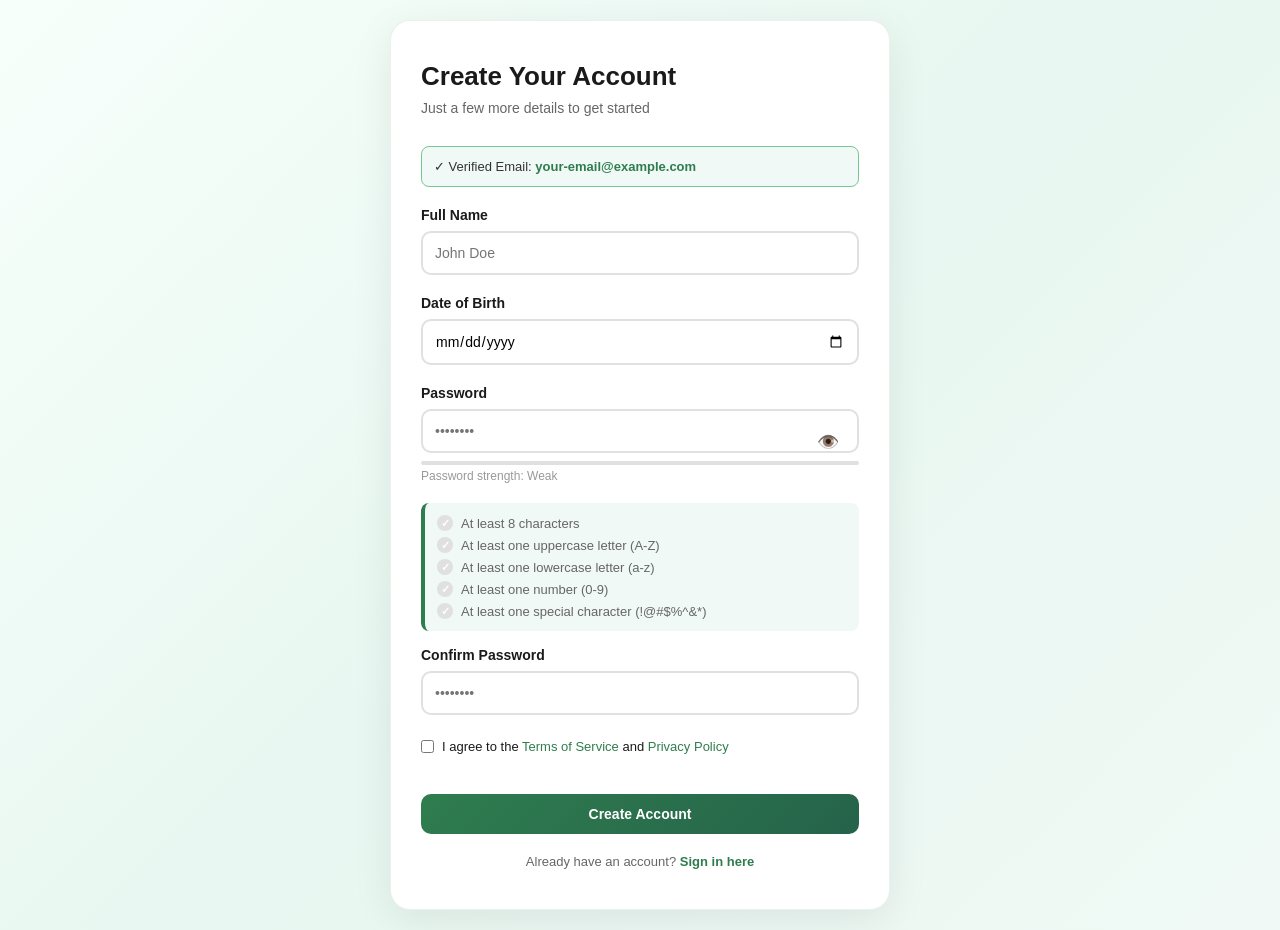
<file: templates/account-setup.html>
<!DOCTYPE html>
<html lang="en">
<head>
  <meta charset="UTF-8">
  <meta name="viewport" content="width=device-width, initial-scale=1.0">
  <title>Create Account | Eco-Route</title>
  <style>
    * {
      margin: 0;
      padding: 0;
      box-sizing: border-box;
    }

    body {
      font-family: -apple-system, BlinkMacSystemFont, 'Segoe UI', Roboto, Oxygen, Ubuntu, Cantarell, sans-serif;
      background: linear-gradient(135deg, #F7FFFB 0%, #E8F7F1 50%, #F0F9F5 100%);
      min-height: 100vh;
      display: flex;
      align-items: center;
      justify-content: center;
      padding: 20px;
    }

    .container {
      width: 100%;
      max-width: 500px;
    }

    .card {
      background: white;
      border-radius: 20px;
      box-shadow: 0 10px 40px rgba(0, 0, 0, 0.08);
      padding: 40px 30px;
      border: 1px solid rgba(47, 125, 79, 0.1);
    }

    .header {
      margin-bottom: 30px;
    }

    h1 {
      color: #1a1a1a;
      font-size: 26px;
      font-weight: 700;
      margin-bottom: 8px;
    }

    .subtitle {
      color: #666;
      font-size: 14px;
    }

    .form-group {
      margin-bottom: 20px;
    }

    label {
      display: block;
      font-weight: 600;
      color: #1a1a1a;
      margin-bottom: 8px;
      font-size: 14px;
    }

    input[type="text"],
    input[type="email"],
    input[type="password"],
    input[type="date"] {
      width: 100%;
      padding: 12px;
      border: 2px solid #e0e0e0;
      border-radius: 10px;
      font-size: 14px;
      font-family: inherit;
      transition: all 0.2s;
    }

    input:focus {
      outline: none;
      border-color: #2F7D4F;
      box-shadow: 0 0 0 4px rgba(47, 125, 79, 0.1);
    }

    input:disabled {
      background: #f5f5f5;
      color: #999;
      cursor: not-allowed;
      opacity: 0.7;
    }

    .form-row {
      display: grid;
      grid-template-columns: 1fr 1fr;
      gap: 12px;
    }

    .form-row .form-group {
      margin-bottom: 0;
    }

    .password-field {
      position: relative;
    }

    .toggle-password {
      position: absolute;
      right: 12px;
      top: 42px;
      background: none;
      border: none;
      color: #666;
      cursor: pointer;
      font-size: 18px;
      padding: 4px 8px;
      transition: all 0.2s;
    }

    .toggle-password:hover {
      color: #2F7D4F;
    }

    .password-strength {
      margin-top: 8px;
      height: 4px;
      background: #e0e0e0;
      border-radius: 2px;
      overflow: hidden;
    }

    .strength-meter {
      height: 100%;
      width: 0%;
      transition: all 0.3s;
      background: #E74C3C;
    }

    .strength-meter.weak {
      width: 33%;
      background: #E74C3C;
    }

    .strength-meter.fair {
      width: 66%;
      background: #F39C12;
    }

    .strength-meter.strong {
      width: 100%;
      background: #2F7D4F;
    }

    .strength-text {
      font-size: 12px;
      color: #999;
      margin-top: 4px;
    }

    .strength-text.weak {
      color: #E74C3C;
    }

    .strength-text.fair {
      color: #F39C12;
    }

    .strength-text.strong {
      color: #2F7D4F;
    }

    .password-rules {
      background: #F0F9F5;
      border-left: 4px solid #2F7D4F;
      padding: 12px;
      border-radius: 8px;
      margin: 16px 0;
      font-size: 13px;
    }

    .rule-item {
      display: flex;
      align-items: center;
      gap: 8px;
      margin-bottom: 6px;
      color: #666;
    }

    .rule-item:last-child {
      margin-bottom: 0;
    }

    .rule-check {
      width: 16px;
      height: 16px;
      border-radius: 50%;
      background: #e0e0e0;
      color: white;
      font-size: 11px;
      display: flex;
      align-items: center;
      justify-content: center;
      font-weight: 700;
    }

    .rule-item.met .rule-check {
      background: #2F7D4F;
    }

    .rule-item.met {
      color: #2F7D4F;
    }

    .button-group {
      display: flex;
      gap: 12px;
      margin-top: 24px;
    }

    button {
      flex: 1;
      padding: 12px 20px;
      border-radius: 10px;
      border: none;
      font-size: 14px;
      font-weight: 600;
      cursor: pointer;
      transition: all 0.3s ease;
    }

    .btn-primary {
      background: linear-gradient(135deg, #2F7D4F 0%, #25634A 100%);
      color: white;
    }

    .btn-primary:hover:not(:disabled) {
      transform: translateY(-2px);
      box-shadow: 0 10px 25px rgba(47, 125, 79, 0.3);
    }

    .btn-primary:disabled {
      opacity: 0.6;
      cursor: not-allowed;
    }

    .message {
      padding: 14px 16px;
      border-radius: 10px;
      margin-bottom: 20px;
      font-size: 14px;
      display: none;
      font-weight: 500;
      animation: slideDown 0.3s ease-out;
    }

    @keyframes slideDown {
      from {
        opacity: 0;
        transform: translateY(-10px);
      }
      to {
        opacity: 1;
        transform: translateY(0);
      }
    }

    .message.error {
      display: block;
      background: #FFF5F5;
      color: #E74C3C;
      border: 2px solid #FFB3B3;
      box-shadow: 0 4px 12px rgba(231, 76, 60, 0.15);
    }

    .message.success {
      display: block;
      background: #F0F9F5;
      color: #2F7D4F;
      border: 2px solid #76C893;
      box-shadow: 0 4px 12px rgba(47, 125, 79, 0.15);
    }

    .email-display {
      background: #F0F9F5;
      border: 1px solid #76C893;
      padding: 12px;
      border-radius: 8px;
      font-size: 13px;
      color: #333;
      margin-bottom: 20px;
    }

    .email-display strong {
      color: #2F7D4F;
    }

    @media (max-width: 480px) {
      .card {
        padding: 30px 20px;
      }

      h1 {
        font-size: 22px;
      }

      .form-row {
        grid-template-columns: 1fr;
      }
    }
  </style>
</head>
<body>
  <div class="container">
    <div class="card">
      <!-- Header -->
      <div class="header">
        <h1>Create Your Account</h1>
        <p class="subtitle">Just a few more details to get started</p>
      </div>

      <!-- Message -->
      <div id="message" class="message"></div>

      <!-- Verified Email Display -->
      <div class="email-display">
        ✓ Verified Email: <strong id="verifiedEmail"></strong>
      </div>

      <!-- Form -->
      <form id="accountForm" onsubmit="handleAccountSetup(event)">
        <!-- Full Name -->
        <div class="form-group">
          <label for="name">Full Name</label>
          <input 
            type="text" 
            id="name" 
            name="name" 
            placeholder="John Doe"
            required
          >
        </div>

        <!-- Date of Birth -->
        <div class="form-group">
          <label for="dob">Date of Birth</label>
          <input 
            type="date" 
            id="dob" 
            name="dob"
            required
          >
        </div>

        <!-- Password -->
        <div class="form-group password-field">
          <label for="password">Password</label>
          <input 
            type="password" 
            id="password" 
            name="password" 
            placeholder="••••••••"
            onkeyup="checkPasswordStrength()"
            required
          >
          <button type="button" class="toggle-password" onclick="togglePasswordVisibility()">👁️</button>
          
          <div class="password-strength">
            <div id="strengthMeter" class="strength-meter"></div>
          </div>
          <div id="strengthText" class="strength-text">Password strength: Weak</div>
        </div>

        <!-- Password Rules -->
        <div class="password-rules">
          <div class="rule-item" id="rule-length">
            <div class="rule-check">✓</div>
            <span>At least 8 characters</span>
          </div>
          <div class="rule-item" id="rule-uppercase">
            <div class="rule-check">✓</div>
            <span>At least one uppercase letter (A-Z)</span>
          </div>
          <div class="rule-item" id="rule-lowercase">
            <div class="rule-check">✓</div>
            <span>At least one lowercase letter (a-z)</span>
          </div>
          <div class="rule-item" id="rule-number">
            <div class="rule-check">✓</div>
            <span>At least one number (0-9)</span>
          </div>
          <div class="rule-item" id="rule-special">
            <div class="rule-check">✓</div>
            <span>At least one special character (!@#$%^&*)</span>
          </div>
        </div>

        <!-- Confirm Password -->
        <div class="form-group">
          <label for="confirmPassword">Confirm Password</label>
          <input 
            type="password" 
            id="confirmPassword" 
            name="confirmPassword" 
            placeholder="••••••••"
            onkeyup="checkPasswordMatch()"
            required
          >
          <div id="passwordMatchMessage" style="font-size: 13px; margin-top: 6px; color: #999;"></div>
        </div>

        <!-- Terms Agreement -->
        <div class="form-group" style="display: flex; align-items: center; gap: 8px; margin-top: 24px;">
          <input type="checkbox" id="terms" name="terms" required style="width: auto; cursor: pointer;">
          <label for="terms" style="margin: 0; font-weight: 500; font-size: 13px;">
            I agree to the <a href="#" style="color: #2F7D4F; text-decoration: none;">Terms of Service</a> and <a href="#" style="color: #2F7D4F; text-decoration: none;">Privacy Policy</a>
          </label>
        </div>

        <!-- Submit Button -->
        <button type="submit" class="btn-primary" style="width: 100%; margin-top: 20px;">
          Create Account
        </button>
      </form>

      <!-- Sign In Link -->
      <p style="text-align: center; margin-top: 20px; font-size: 13px; color: #666;">
        Already have an account? 
        <a href="/login" style="color: #2F7D4F; text-decoration: none; font-weight: 600;">Sign in here</a>
      </p>
    </div>
  </div>

  <script>
    // Get verified email from sessionStorage
    window.addEventListener('load', () => {
      const verifiedEmail = sessionStorage.getItem('verified_email') || 'your-email@example.com';
      document.getElementById('verifiedEmail').textContent = verifiedEmail;
    });

    // Password visibility toggle
    function togglePasswordVisibility() {
      const passwordInput = document.getElementById('password');
      const btn = event.target;
      
      if (passwordInput.type === 'password') {
        passwordInput.type = 'text';
        btn.textContent = '🙈';
      } else {
        passwordInput.type = 'password';
        btn.textContent = '👁️';
      }
    }

    // Password strength checker
    function checkPasswordStrength() {
      const password = document.getElementById('password').value;
      const strengthMeter = document.getElementById('strengthMeter');
      const strengthText = document.getElementById('strengthText');

      // Check rules
      const rules = {
        length: password.length >= 8,
        uppercase: /[A-Z]/.test(password),
        lowercase: /[a-z]/.test(password),
        number: /\d/.test(password),
        special: /[!@#$%^&*()_+\-=\[\]{};:'",.<>?/\\|`~]/.test(password)
      };

      // Update UI
      updateRuleUI('rule-length', rules.length);
      updateRuleUI('rule-uppercase', rules.uppercase);
      updateRuleUI('rule-lowercase', rules.lowercase);
      updateRuleUI('rule-number', rules.number);
      updateRuleUI('rule-special', rules.special);

      // Calculate strength
      const metRules = Object.values(rules).filter(r => r).length;
      let strength = 'weak';
      let strengthLevel = 'Weak';

      if (metRules >= 4) {
        strength = 'strong';
        strengthLevel = 'Strong';
      } else if (metRules >= 3) {
        strength = 'fair';
        strengthLevel = 'Fair';
      }

      // Update strength meter
      strengthMeter.className = `strength-meter ${strength}`;
      strengthText.className = `strength-text ${strength}`;
      strengthText.textContent = `Password strength: ${strengthLevel}`;
    }

    function updateRuleUI(ruleId, isMet) {
      const ruleEl = document.getElementById(ruleId);
      if (isMet) {
        ruleEl.classList.add('met');
      } else {
        ruleEl.classList.remove('met');
      }
    }

    // Check if passwords match
    function checkPasswordMatch() {
      const password = document.getElementById('password').value;
      const confirmPassword = document.getElementById('confirmPassword').value;
      const messageEl = document.getElementById('passwordMatchMessage');

      if (!confirmPassword) {
        messageEl.textContent = '';
        return;
      }

      if (password === confirmPassword) {
        messageEl.textContent = '✓ Passwords match';
        messageEl.style.color = '#2F7D4F';
      } else {
        messageEl.textContent = '✗ Passwords do not match';
        messageEl.style.color = '#E74C3C';
      }
    }

    // Form submission
    function handleAccountSetup(event) {
      event.preventDefault();

      const name = document.getElementById('name').value.trim();
      const dob = document.getElementById('dob').value;
      const password = document.getElementById('password').value;
      const confirmPassword = document.getElementById('confirmPassword').value;
      const termsChecked = document.getElementById('terms').checked;
      const email = document.getElementById('verifiedEmail').textContent;

      // Validation
      if (!name) {
        showMessage('Please enter your full name', 'error');
        return;
      }

      if (!dob) {
        showMessage('Please select your date of birth', 'error');
        return;
      }

      if (password.length < 8) {
        showMessage('Password must be at least 8 characters', 'error');
        return;
      }

      if (password !== confirmPassword) {
        showMessage('Passwords do not match', 'error');
        return;
      }

      // Validate password strength
      const hasUppercase = /[A-Z]/.test(password);
      const hasLowercase = /[a-z]/.test(password);
      const hasNumber = /\d/.test(password);
      const hasSpecial = /[!@#$%^&*()_+\-=\[\]{};:'",.<>?/\\|`~]/.test(password);

      let missingRequirements = [];
      if (!hasUppercase) missingRequirements.push('uppercase letter');
      if (!hasLowercase) missingRequirements.push('lowercase letter');
      if (!hasNumber) missingRequirements.push('number');
      if (!hasSpecial) missingRequirements.push('special character');

      if (missingRequirements.length > 0) {
        showMessage(`Password missing: ${missingRequirements.join(', ')}`, 'error');
        return;
      }

      if (!termsChecked) {
        showMessage('Please agree to the terms and privacy policy', 'error');
        return;
      }

      // Create account in localStorage
      const users = JSON.parse(localStorage.getItem('ecoroute_users') || '{}');
      
      // Check if email already exists
      if (users[email]) {
        showMessage('This email is already registered', 'error');
        return;
      }

      // Create new user
      users[email] = {
        name,
        email,
        dob,
        password,
        authMethod: 'email',
        registrationDate: new Date().toISOString(),
        profileCompleted: false
      };

      localStorage.setItem('ecoroute_users', JSON.stringify(users));

      // Create session user object
      const currentUser = {
        name,
        email,
        dob,
        profileCompleted: false,
        authMethod: 'email',
        preferences: {
          priority: 'eco'
        }
      };

      localStorage.setItem('ecoroute_user', JSON.stringify(currentUser));

      // Clear sessionStorage
      sessionStorage.removeItem('verified_email');
      sessionStorage.removeItem('mock_otp');

      showMessage('✓ Account created successfully!', 'success');

      // Redirect to profile completion after 1.5s
      setTimeout(() => {
        window.location.href = '/profile';
      }, 1500);
    }

    function showMessage(message, type = 'error') {
      const msgEl = document.getElementById('message');
      const icon = type === 'error' ? '❌' : '✅';
      msgEl.innerHTML = `${icon} ${message}`;
      msgEl.className = `message ${type}`;
      
      // Auto-hide success messages after 3 seconds
      if (type === 'success') {
        setTimeout(() => {
          msgEl.style.display = 'none';
        }, 3000);
      }
    }
  </script>
</body>
</html>
</file>
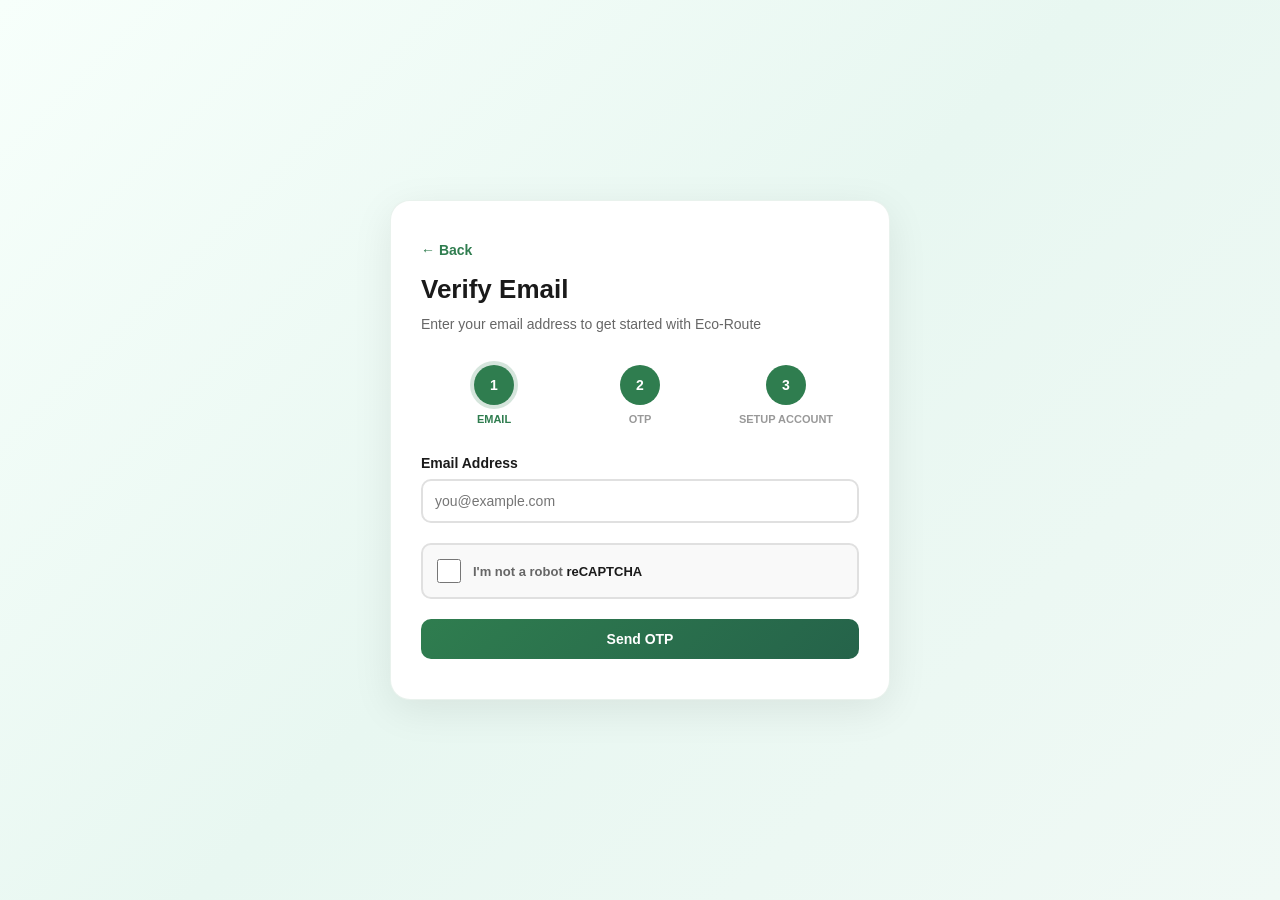
<file: templates/email-verify.html>
<!DOCTYPE html>
<html lang="en">
<head>
  <meta charset="UTF-8">
  <meta name="viewport" content="width=device-width, initial-scale=1.0">
  <title>Email Verification | Eco-Route</title>
  <style>
    * {
      margin: 0;
      padding: 0;
      box-sizing: border-box;
    }

    body {
      font-family: -apple-system, BlinkMacSystemFont, 'Segoe UI', Roboto, Oxygen, Ubuntu, Cantarell, sans-serif;
      background: linear-gradient(135deg, #F7FFFB 0%, #E8F7F1 50%, #F0F9F5 100%);
      min-height: 100vh;
      display: flex;
      align-items: center;
      justify-content: center;
      padding: 20px;
    }

    .container {
      width: 100%;
      max-width: 500px;
    }

    .card {
      background: white;
      border-radius: 20px;
      box-shadow: 0 10px 40px rgba(0, 0, 0, 0.08);
      padding: 40px 30px;
      border: 1px solid rgba(47, 125, 79, 0.1);
    }

    .header {
      margin-bottom: 30px;
    }

    .back-btn {
      background: none;
      border: none;
      color: #2F7D4F;
      cursor: pointer;
      font-size: 14px;
      font-weight: 600;
      margin-bottom: 16px;
      padding: 0;
      transition: all 0.2s;
    }

    .back-btn:hover {
      transform: translateX(-4px);
    }

    h1 {
      color: #1a1a1a;
      font-size: 26px;
      font-weight: 700;
      margin-bottom: 8px;
    }

    .subtitle {
      color: #666;
      font-size: 14px;
      line-height: 1.6;
    }

    .step-indicator {
      display: flex;
      justify-content: space-between;
      margin: 30px 0;
      position: relative;
    }

    .step {
      display: flex;
      flex-direction: column;
      align-items: center;
      flex: 1;
      position: relative;
    }

    .step-number {
      width: 40px;
      height: 40px;
      border-radius: 50%;
      background: #2F7D4F;
      color: white;
      display: flex;
      align-items: center;
      justify-content: center;
      font-weight: 700;
      margin-bottom: 8px;
      font-size: 14px;
    }

    .step.completed .step-number {
      background: #76C893;
    }

    .step.current .step-number {
      background: #2F7D4F;
      box-shadow: 0 0 0 4px rgba(47, 125, 79, 0.2);
    }

    .step-label {
      font-size: 11px;
      font-weight: 600;
      text-transform: uppercase;
      color: #999;
      text-align: center;
    }

    .step.current .step-label,
    .step.completed .step-label {
      color: #2F7D4F;
    }

    .step:not(:last-child)::after {
      content: '';
      position: absolute;
      top: 20px;
      left: 50%;
      width: 100%;
      height: 2px;
      background: #e0e0e0;
      z-index: -1;
    }

    .form-group {
      margin-bottom: 20px;
    }

    label {
      display: block;
      font-weight: 600;
      color: #1a1a1a;
      margin-bottom: 8px;
      font-size: 14px;
    }

    input[type="email"],
    input[type="text"],
    input[type="password"] {
      width: 100%;
      padding: 12px;
      border: 2px solid #e0e0e0;
      border-radius: 10px;
      font-size: 14px;
      font-family: inherit;
      transition: all 0.2s;
    }

    input:focus {
      outline: none;
      border-color: #2F7D4F;
      box-shadow: 0 0 0 4px rgba(47, 125, 79, 0.1);
    }

    input:disabled {
      background: #f5f5f5;
      color: #999;
      cursor: not-allowed;
    }

    .captcha-box {
      border: 2px solid #e0e0e0;
      border-radius: 10px;
      padding: 14px;
      margin-bottom: 20px;
      background: #f9f9f9;
      display: flex;
      align-items: center;
      gap: 12px;
    }

    .captcha-checkbox {
      width: 24px;
      height: 24px;
      cursor: pointer;
    }

    .captcha-text {
      font-size: 13px;
      color: #666;
    }

    .captcha-text strong {
      color: #1a1a1a;
    }

    .button-group {
      display: flex;
      gap: 12px;
      margin-top: 24px;
    }

    button {
      flex: 1;
      padding: 12px 20px;
      border-radius: 10px;
      border: none;
      font-size: 14px;
      font-weight: 600;
      cursor: pointer;
      transition: all 0.3s ease;
    }

    .btn-primary {
      background: linear-gradient(135deg, #2F7D4F 0%, #25634A 100%);
      color: white;
    }

    .btn-primary:hover:not(:disabled) {
      transform: translateY(-2px);
      box-shadow: 0 10px 25px rgba(47, 125, 79, 0.3);
    }

    .btn-primary:disabled {
      opacity: 0.6;
      cursor: not-allowed;
    }

    .btn-secondary {
      background: white;
      color: #2F7D4F;
      border: 2px solid #2F7D4F;
    }

    .btn-secondary:hover {
      background: #F0F9F5;
    }

    .otp-input-group {
      display: flex;
      gap: 8px;
      justify-content: center;
      margin-bottom: 20px;
    }

    .otp-input {
      width: 50px;
      height: 50px;
      text-align: center;
      font-size: 24px;
      font-weight: 700;
      border: 2px solid #e0e0e0;
      border-radius: 10px;
      transition: all 0.2s;
    }

    .otp-input:focus {
      outline: none;
      border-color: #2F7D4F;
      box-shadow: 0 0 0 4px rgba(47, 125, 79, 0.1);
    }

    .otp-input.filled {
      border-color: #2F7D4F;
    }

    .resend-otp {
      text-align: center;
      margin-top: 16px;
      font-size: 13px;
    }

    .resend-link {
      color: #2F7D4F;
      text-decoration: none;
      font-weight: 600;
      cursor: pointer;
    }

    .resend-link:hover {
      text-decoration: underline;
    }

    .resend-link:disabled {
      color: #999;
      cursor: not-allowed;
    }

    .timer {
      color: #999;
      font-weight: 600;
    }

    .message {
      padding: 12px;
      border-radius: 10px;
      margin-bottom: 16px;
      font-size: 13px;
      display: none;
    }

    .message.error {
      display: block;
      background: #FFF5F5;
      color: #E74C3C;
      border: 1px solid #FFE0E0;
    }

    .message.success {
      display: block;
      background: #F0F9F5;
      color: #2F7D4F;
      border: 1px solid #76C893;
    }

    @media (max-width: 480px) {
      .card {
        padding: 30px 20px;
      }

      h1 {
        font-size: 22px;
      }

      .otp-input {
        width: 40px;
        height: 40px;
        font-size: 20px;
      }

      .step-label {
        font-size: 10px;
      }
    }
  </style>
</head>
<body>
  <div class="container">
    <div class="card">
      <!-- Header -->
      <div class="header">
        <button class="back-btn" onclick="window.history.back()">← Back</button>
        <h1>Verify Email</h1>
        <p class="subtitle">Enter your email address to get started with Eco-Route</p>
      </div>

      <!-- Step Indicator -->
      <div class="step-indicator">
        <div class="step current" id="step1">
          <div class="step-number">1</div>
          <div class="step-label">Email</div>
        </div>
        <div class="step" id="step2">
          <div class="step-number">2</div>
          <div class="step-label">OTP</div>
        </div>
        <div class="step" id="step3">
          <div class="step-number">3</div>
          <div class="step-label">Setup Account</div>
        </div>
      </div>

      <!-- Form Content -->
      <form id="emailForm" onsubmit="handleEmailSubmit(event)">
        <!-- Step 1: Email Entry -->
        <div id="step1-content">
          <div id="message" class="message"></div>

          <div class="form-group">
            <label for="email">Email Address</label>
            <input 
              type="email" 
              id="email" 
              name="email" 
              placeholder="you@example.com"
              required
            >
          </div>

          <!-- CAPTCHA -->
          <div class="captcha-box">
            <input type="checkbox" id="captcha" class="captcha-checkbox" required>
            <label for="captcha" class="captcha-text" style="margin: 0; cursor: pointer;">
              I'm not a robot <strong>reCAPTCHA</strong>
            </label>
          </div>

          <button type="button" class="btn-primary" onclick="sendOTP()" style="width: 100%;">
            Send OTP
          </button>
        </div>

        <!-- Step 2: OTP Entry (Hidden) -->
        <div id="step2-content" style="display: none;">
          <div id="message-otp" class="message"></div>

          <div class="form-group">
            <label>Enter 6-digit OTP</label>
            <p style="color: #666; font-size: 13px; margin-bottom: 16px;">
              We've sent a one-time password to <strong id="emailDisplay"></strong>
            </p>
          </div>

          <div class="otp-input-group" id="otpInputGroup">
            <input type="text" class="otp-input" maxlength="1" data-index="0" onkeyup="handleOtpInput(event)">
            <input type="text" class="otp-input" maxlength="1" data-index="1" onkeyup="handleOtpInput(event)">
            <input type="text" class="otp-input" maxlength="1" data-index="2" onkeyup="handleOtpInput(event)">
            <input type="text" class="otp-input" maxlength="1" data-index="3" onkeyup="handleOtpInput(event)">
            <input type="text" class="otp-input" maxlength="1" data-index="4" onkeyup="handleOtpInput(event)">
            <input type="text" class="otp-input" maxlength="1" data-index="5" onkeyup="handleOtpInput(event)">
          </div>

          <button type="button" class="btn-primary" onclick="verifyOTP()" style="width: 100%;">
            Verify OTP
          </button>

          <div class="resend-otp">
            Didn't receive OTP?
            <button 
              type="button"
              class="resend-link" 
              id="resendBtn"
              onclick="resendOTP()"
            >
              Resend
            </button>
            <span id="resendTimer" class="timer" style="display: none;"> (Resend in <span id="timerCount">30</span>s)</span>
          </div>
        </div>
      </form>
    </div>
  </div>

  <script>
    // State management
    const state = {
      step: 1,
      email: null,
      otp: null,
      captchaVerified: false,
      otpSent: false,
      resendTimer: 0
    };

    // Utility Functions
    function showMessage(message, type = 'error', step = 1) {
      const msgEl = document.getElementById(step === 1 ? 'message' : 'message-otp');
      msgEl.textContent = message;
      msgEl.className = `message ${type}`;
    }

    function updateStepIndicator(stepNum) {
      document.querySelectorAll('.step').forEach((step, idx) => {
        step.classList.remove('current', 'completed');
        if (idx < stepNum - 1) {
          step.classList.add('completed');
        } else if (idx === stepNum - 1) {
          step.classList.add('current');
        }
      });
    }

    function generateMockOTP() {
      // In production, this would be sent from backend
      const otp = Math.random().toString().slice(2, 8);
      // Store in sessionStorage for demo (backend would handle in production)
      sessionStorage.setItem('mock_otp', otp);
      console.log('Demo OTP:', otp); // For testing
      return otp;
    }

    // Step 1: Email Verification
    function sendOTP() {
      const emailInput = document.getElementById('email');
      const email = emailInput.value.trim().toLowerCase();
      const captcha = document.getElementById('captcha');

      // Validation
      if (!email) {
        showMessage('Please enter your email address', 'error', 1);
        return;
      }

      if (!email.match(/^[^\s@]+@[^\s@]+\.[^\s@]+$/)) {
        showMessage('Please enter a valid email address', 'error', 1);
        return;
      }

      if (!captcha.checked) {
        showMessage('Please verify you\'re not a robot', 'error', 1);
        return;
      }

      // In production, verify with backend
      // For demo, simulate CAPTCHA verification
      state.captchaVerified = true;
      state.email = email;

      // Generate and simulate sending OTP
      const otp = generateMockOTP();

      // Update UI
      state.step = 2;
      state.otpSent = true;
      document.getElementById('step1-content').style.display = 'none';
      document.getElementById('step2-content').style.display = 'block';
      document.getElementById('emailDisplay').textContent = email;
      updateStepIndicator(2);
      showMessage('✓ OTP sent successfully!', 'success', 2);

      // Start resend timer
      startResendTimer();

      // Clear inputs
      emailInput.value = '';
      captcha.checked = false;
    }

    // Step 2: OTP Input Handling
    function handleOtpInput(e) {
      const input = e.target;
      const value = input.value;

      // Only allow digits
      if (value && !/^\d$/.test(value)) {
        input.value = '';
        return;
      }

      // Move to next input
      if (value) {
        input.classList.add('filled');
        const nextInput = input.nextElementSibling;
        if (nextInput && nextInput.classList.contains('otp-input')) {
          nextInput.focus();
        }
      } else {
        input.classList.remove('filled');
      }

      // Auto-verify when all fields are filled
      const allFilled = document.querySelectorAll('.otp-input').length === 
                       document.querySelectorAll('.otp-input.filled').length;
      if (allFilled) {
        verifyOTP();
      }
    }

    function verifyOTP() {
      const otpInputs = document.querySelectorAll('.otp-input');
      const enteredOtp = Array.from(otpInputs).map(input => input.value).join('');

      if (enteredOtp.length !== 6) {
        showMessage('Please enter all 6 digits', 'error', 2);
        return;
      }

      // Get mock OTP from session (in production, verify with backend)
      const mockOtp = sessionStorage.getItem('mock_otp');
      
      if (enteredOtp === mockOtp) {
        // OTP verified successfully
        state.step = 3;
        state.otp = enteredOtp;
        
        // Store email in sessionStorage for next step
        sessionStorage.setItem('verified_email', state.email);
        
        // Redirect to account setup
        window.location.href = '/account-setup';
      } else {
        showMessage('Invalid OTP. Please try again.', 'error', 2);
        otpInputs.forEach(input => input.value = '');
        otpInputs[0].focus();
      }
    }

    // Resend OTP with timer
    function startResendTimer() {
      const resendBtn = document.getElementById('resendBtn');
      const resendTimer = document.getElementById('resendTimer');
      const timerCount = document.getElementById('timerCount');
      
      resendBtn.disabled = true;
      state.resendTimer = 30;
      resendTimer.style.display = 'inline';

      const interval = setInterval(() => {
        state.resendTimer--;
        timerCount.textContent = state.resendTimer;

        if (state.resendTimer <= 0) {
          clearInterval(interval);
          resendBtn.disabled = false;
          resendTimer.style.display = 'none';
        }
      }, 1000);
    }

    function resendOTP() {
      if (state.email) {
        const otp = generateMockOTP();
        showMessage('✓ OTP resent successfully!', 'success', 2);
        startResendTimer();
      }
    }

    // Initialize CAPTCHA on load
    window.addEventListener('load', () => {
      // In production, load actual reCAPTCHA here
      console.log('Email verification page loaded');
    });
  </script>
</body>
</html>
</file>
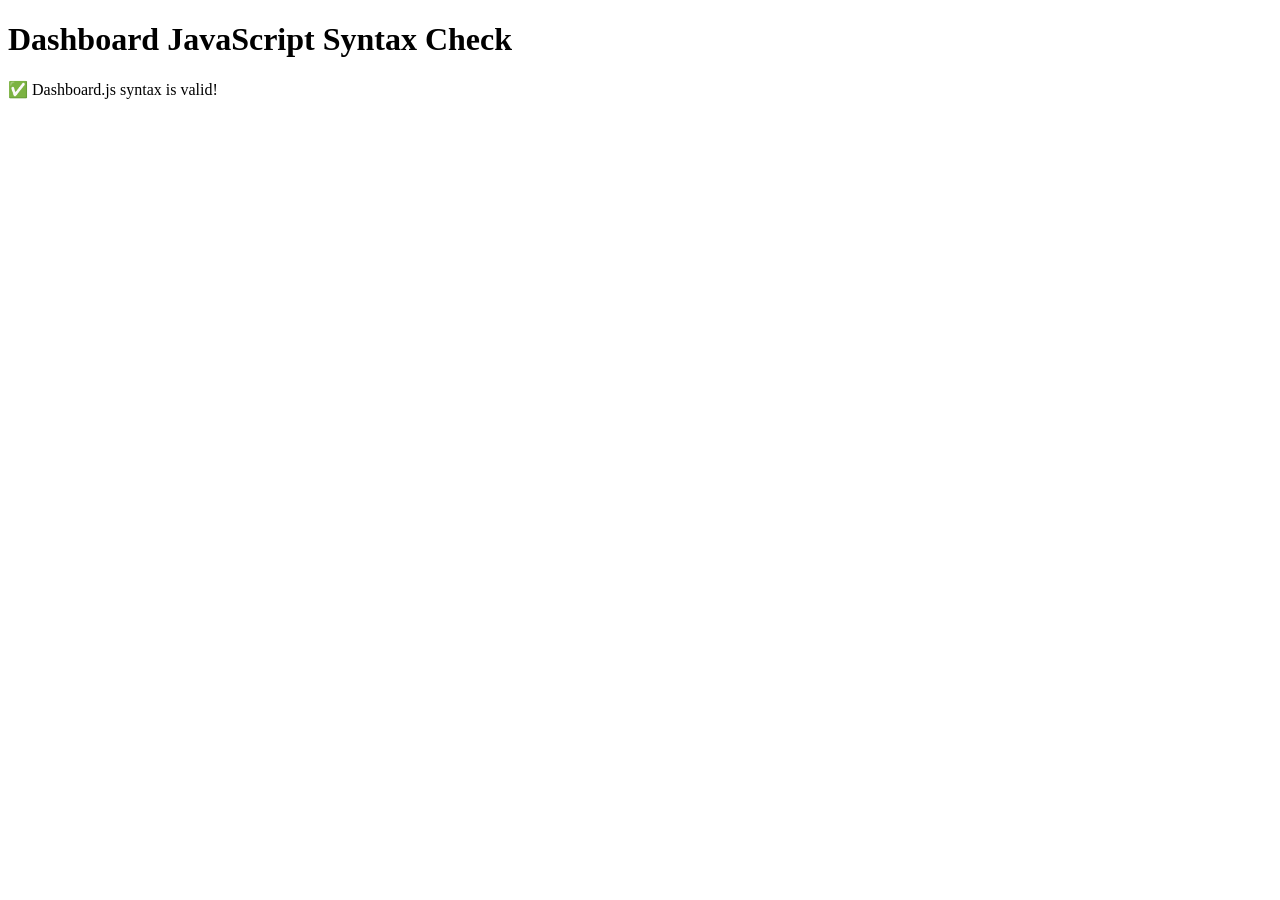
<file: templates/test-dashboard-js.html>
<!DOCTYPE html>
<html>
<head>
  <title>Dashboard JS Test</title>
</head>
<body>
  <h1>Dashboard JavaScript Syntax Check</h1>
  <p id="status">Loading...</p>
  
  <script>
    // Try to load the dashboard.js file and check for errors
    fetch('/static/js/dashboard.js')
      .then(r => r.text())
      .then(code => {
        try {
          // Create a function from the code to check syntax
          new Function(code);
          document.getElementById('status').innerHTML = '✅ Dashboard.js syntax is valid!';
        } catch (e) {
          document.getElementById('status').innerHTML = '❌ Syntax Error: ' + e.message;
        }
      })
      .catch(e => {
        document.getElementById('status').innerHTML = '⚠️ Could not load file: ' + e.message;
      });
  </script>
</body>
</html>
</file>
